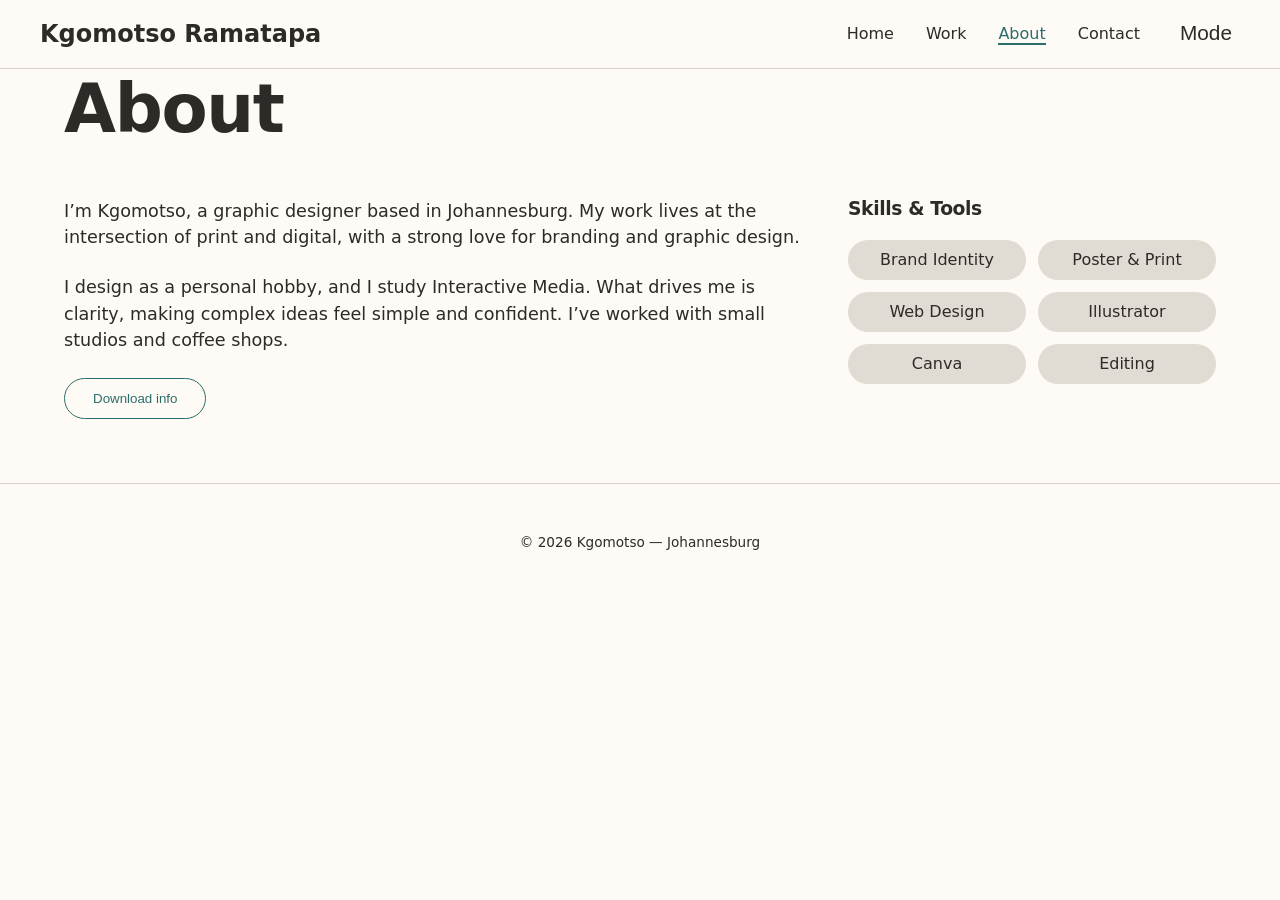
<file: about.html>
<!DOCTYPE html>
<html lang="en">
<head>
  <meta charset="UTF-8">
  <meta name="viewport" content="width=device-width, initial-scale=1.0">
  <title>About — Kgomotso</title>
  <link rel="stylesheet" href="css/global.css">
  <link rel="stylesheet" href="css/about.css">
</head>
<body>
  <main class="page-content">
    <h1>About</h1>
    <div class="about-grid">
      <div class="bio">
        <p>I’m Kgomotso, a graphic designer based in Johannesburg. My work lives at the intersection of print and digital, with a strong love for branding and graphic design.</p>
        <p>I design as a personal hobby, and I study Interactive Media. What drives me is clarity, making complex ideas feel simple and confident. I’ve worked with small studios and coffee shops.</p>
        <button id="download-btn" class="btn-outline">Download info</button>
      </div>
      <div class="skills">
        <h3>Skills & Tools</h3>
        <ul>
          <li>Brand Identity</li><li>Poster & Print</li><li>Web Design</li>
          <li>Illustrator</li><li>Canva</li><li>Editing</li>
        </ul>
      </div>
    </div>
  </main>
  <footer class="site-footer"><p>© 2026 Kgomotso — Johannesburg</p></footer>
  <script src="js/nav.js"></script>
  <script src="js/about.js"></script>
</body>
</html>
</file>
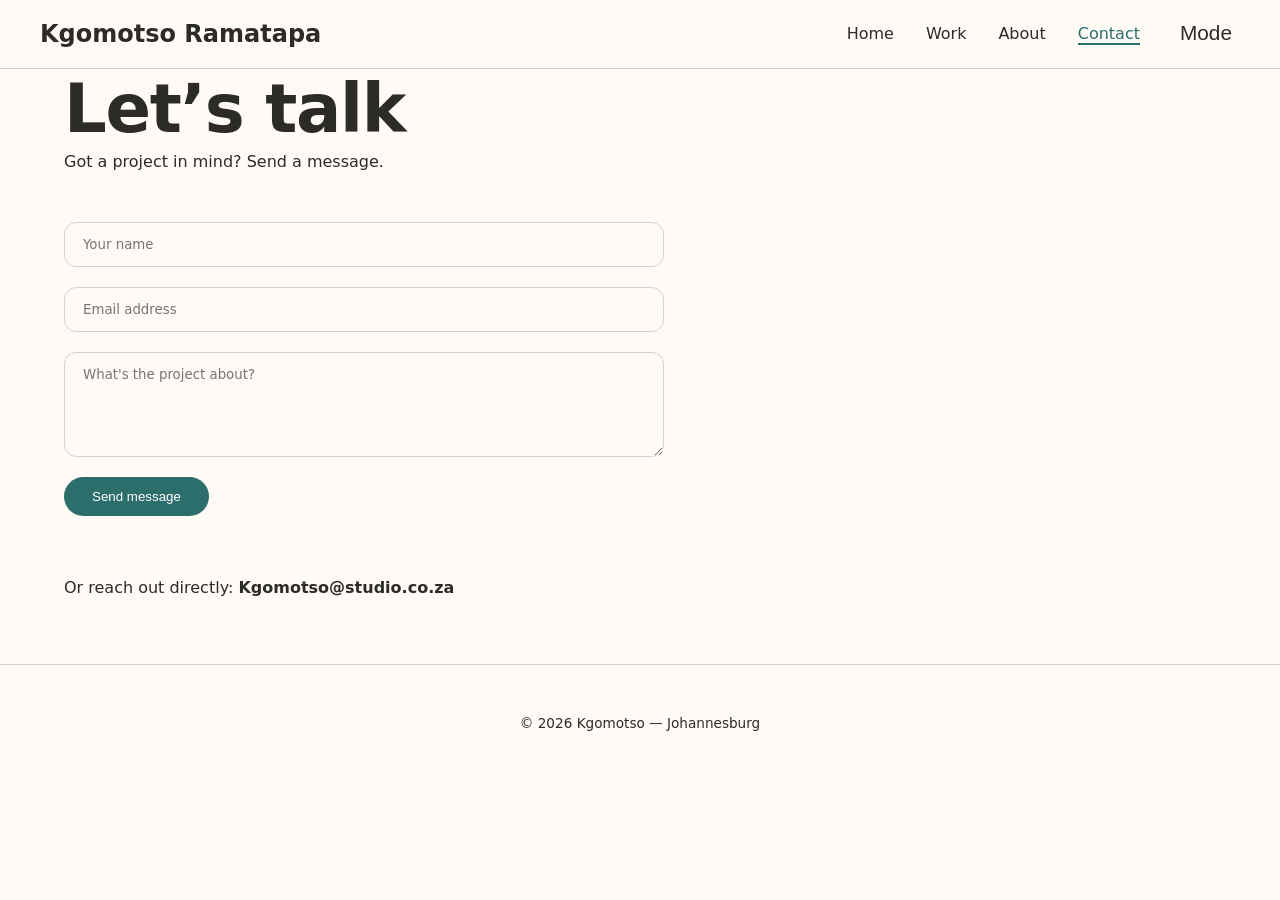
<file: contact.html>
<!DOCTYPE html>
<html lang="en">
<head>
  <meta charset="UTF-8">
  <meta name="viewport" content="width=device-width, initial-scale=1.0">
  <title>Contact — Jamie</title>
  <link rel="stylesheet" href="css/global.css">
  <link rel="stylesheet" href="css/contact.css">
</head>
<body>
  <main class="page-content">
    <h1>Let’s talk</h1>
    <p>Got a project in mind? Send a message.</p>
    <form id="contact-form">
      <input type="text" id="name" placeholder="Your name" required>
      <input type="email" id="email" placeholder="Email address" required>
      <textarea id="message" rows="5" placeholder="What's the project about?" required></textarea>
      <button type="submit" class="btn-primary">Send message</button>
      <div id="form-feedback"></div>
    </form>
    <div class="contact-extra">
      <p>Or reach out directly: <strong>Kgomotso@studio.co.za</strong></p>
    </div>
  </main>
  <footer class="site-footer"><p>© 2026 Kgomotso — Johannesburg</p></footer>
  <script src="js/nav.js"></script>
  <script src="js/contact.js"></script>
</body>
</html>
</file>
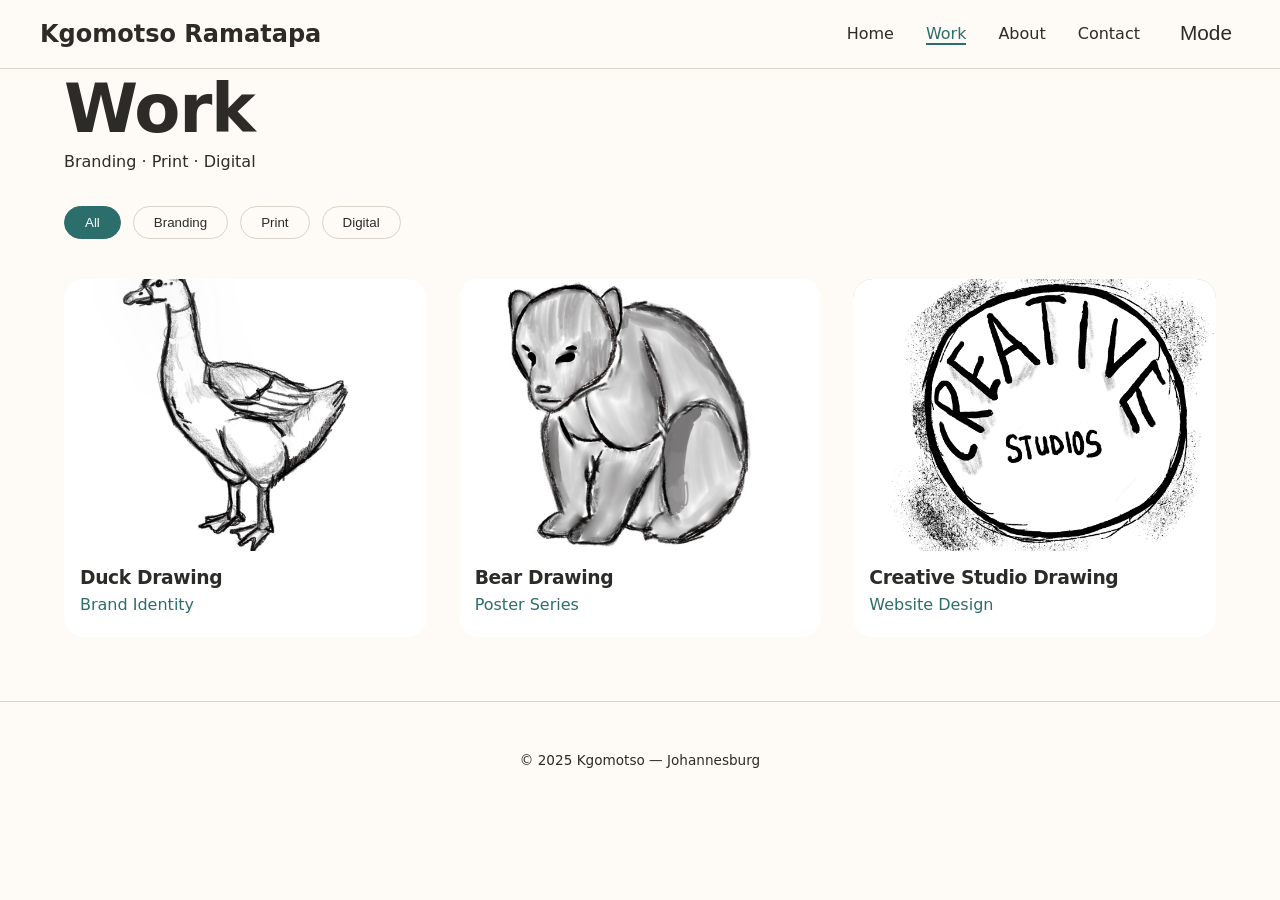
<file: work.html>
<!DOCTYPE html>
<html lang="en">
<head>
  <meta charset="UTF-8">
  <meta name="viewport" content="width=device-width, initial-scale=1.0">
  <title>Work — Kgomotso Graphic Designer</title>
  <link rel="stylesheet" href="css/global.css">
  <link rel="stylesheet" href="css/work.css">
</head>
<body>
  <main>
    <section class="page-content">
      <h1>Work</h1>
      <p class="subhead">Branding · Print · Digital</p>

      <div class="filter-bar">
        <button class="filter-btn active" data-filter="all">All</button>
        <button class="filter-btn" data-filter="branding">Branding</button>
        <button class="filter-btn" data-filter="print">Print</button>
        <button class="filter-btn" data-filter="digital">Digital</button>
      </div>

     
      <div class="projects-grid" id="work-grid"></div>

    </section>
  </main>

  
<div id="lightbox" class="lightbox">
  <span class="close-lightbox" id="lightbox-close">&times;</span>
  <div class="lightbox-content">
    <div class="lightbox-img" id="lb-image"></div>
    <p id="lb-type"></p>
    <h3 id="lb-title"></h3>
    <p id="lb-desc"></p>
    <div>
      <strong>Tools: </strong><span id="lb-tools"></span>
      &nbsp;&nbsp;
      <strong>Year: </strong><span id="lb-year"></span>
    </div>
  </div>
</div>

  <footer class="site-footer">
    <p>© 2025 Kgomotso — Johannesburg</p>
  </footer>

  <script src="js/nav.js"></script>
  <script src="js/project.js"></script>
  <script src="js/work.js"></script>
</body>
</html>
</file>
<file: css/global.css>
:root {
  --bg: #fefaf5;
  --text: #2c2b28;
  --accent: #2c6e6b;
  --accent-light: #4a8b88;
  --gray: #e0dbd3;
  --card-bg: #ffffff;
  --border: #d9d2c8;
}

.dark-mode {
  --bg: #1e1c19;
  --text: #ece8e0;
  --accent: #7ab3b0;
  --accent-light: #9dc9c6;
  --gray: #3a3732;
  --card-bg: #2b2824;
  --border: #4a453e;
}

* {
  margin: 0;
  padding: 0;
  box-sizing: border-box;
}

body {
  background: var(--bg);
  color: var(--text);
  font-family: system-ui, -apple-system, 'Segoe UI', 'Arial', sans-serif;
  line-height: 1.5;
  transition: background 0.2s, color 0.2s;
}

h1, h2, h3 {
  font-weight: 600;
  letter-spacing: -0.02em;
  line-height: 1.2;
}
h1 { font-size: clamp(2.5rem, 8vw, 4.2rem); }
h2 { font-size: 1.8rem; margin-bottom: 0.5rem; }


.page-content {
  max-width: 1200px;
  margin: 0 auto;
  padding: 0 24px;
}


.btn-primary, .btn-outline {
  display: inline-block;
  padding: 12px 28px;
  border-radius: 40px;
  text-decoration: none;
  font-weight: 500;
  transition: 0.2s;
}
.btn-primary {
  background: var(--accent);
  color: white;
  border: none;
}
.btn-primary:hover {
  background: var(--accent-light);
}
.btn-outline {
  border: 1.5px solid var(--accent);
  color: var(--accent);
  background: transparent;
}
.btn-outline:hover {
  background: var(--accent);
  color: white;
}


.projects-grid {
  display: grid;
  grid-template-columns: repeat(auto-fill, minmax(280px, 1fr));
  gap: 32px;
  margin: 40px 0;
}



.site-nav {
  background: var(--bg);
  border-bottom: 1px solid var(--border);
  padding: 16px 24px;
  position: sticky;
  top: 0;
  z-index: 100;
  backdrop-filter: blur(10px);
}  /* ← closed correctly */

.nav-container {
  max-width: 1200px;
  margin: 0 auto;
  display: flex;
  justify-content: space-between;
  align-items: center;
  flex-wrap: wrap;
}

.nav-logo {
  font-size: 1.5rem;
  font-weight: bold;
  text-decoration: none;
  color: var(--text);
}

.nav-links {
  display: flex;
  gap: 32px;
  list-style: none;
  align-items: center;
}

.nav-links a {
  text-decoration: none;
  color: var(--text);
  font-weight: 500;
}

.nav-links a.active {
  color: var(--accent);
  border-bottom: 2px solid var(--accent);
}

.mobile-menu-btn {
  display: none;
  background: none;
  border: none;
  font-size: 1.8rem;
  cursor: pointer;
  color: var(--text);
}  /* ← closed correctly */

#darkmode-toggle {
  background: none;
  border: none;
  font-size: 1.3rem;
  cursor: pointer;
  padding: 0 8px;
  color: var(--text);
}

@media (max-width: 700px) {
  .mobile-menu-btn {
    display: block;
  }
  .nav-links {
    display: none;
    width: 100%;
    flex-direction: column;
    gap: 16px;
    margin-top: 20px;
    padding-bottom: 12px;
  }
  .nav-links.show {
    display: flex;
  }
}

.site-footer {
  text-align: center;
  padding: 48px 24px 32px;
  border-top: 1px solid var(--border);
  margin-top: 64px;
  font-size: 0.85rem;
}

.reveal {
  opacity: 0;
  transform: translateY(30px);
  transition: 0.7s ease;
}
.reveal.active {
  opacity: 1;
  transform: translateY(0);
}
</file>
<file: css/about.css>
.about-grid {
  display: grid;
  grid-template-columns: 2fr 1fr;
  gap: 48px;
  margin: 48px 0;
}
.bio p {
  margin-bottom: 24px;
  font-size: 1.1rem;
}
.skills ul {
  display: grid;
  grid-template-columns: repeat(2, 1fr);
  gap: 12px;
  margin-top: 20px;
  list-style: none;
}
.skills li {
  background: var(--gray);
  padding: 8px 12px;
  border-radius: 40px;
  text-align: center;
}
@media (max-width: 700px) {
  .about-grid {
    grid-template-columns: 1fr;
  }
}
</file>
<file: css/contact.css>
form {
  max-width: 600px;
  margin: 48px 0 24px;
  display: flex;
  flex-direction: column;
  gap: 20px;
}
input, textarea {
  padding: 14px 18px;
  border: 1px solid var(--border);
  border-radius: 12px;
  background: var(--bg);
  color: var(--text);
  font-family: inherit;
}
button[type="submit"] {
  width: fit-content;
  border: none;
  cursor: pointer;
}
#form-feedback {
  margin-top: 8px;
  font-weight: 500;
}
.contact-extra {
  margin-top: 32px;
}
</file>
<file: css/work.css>
.filter-bar {
  display: flex;
  gap: 12px;
  flex-wrap: wrap;
  margin: 32px 0 24px;
}
.filter-btn {
  background: transparent;
  border: 1px solid var(--border);
  padding: 8px 20px;
  border-radius: 40px;
  cursor: pointer;
  font-weight: 500;
  color: var(--text);
}
.filter-btn.active, .filter-btn:hover {
  background: var(--accent);
  border-color: var(--accent);
  color: white;
}
.project-card {
  background: var(--card-bg);
  border-radius: 20px;
  overflow: hidden;
  cursor: pointer;
  transition: transform 0.2s;
}
.project-card:hover {
  transform: translateY(-5px);
}
.project-img {
  width: 100%;
  aspect-ratio: 4/3;
  background: var(--gray);
  display: flex;
  align-items: center;
  justify-content: center;
  font-weight: 500;
}
.project-card h3 {
  margin: 16px 16px 4px;
}
.project-card p {
  margin: 0 16px 20px;
  color: var(--accent);
}

.lightbox {
  display: none;
  position: fixed;
  top: 0;
  left: 0;
  width: 100%;
  height: 100%;
  background: rgba(0,0,0,0.85);
  z-index: 1000;
  justify-content: center;
  align-items: center;
}
.lightbox-content {
  background: var(--bg);
  max-width: 500px;
  width: 90%;
  padding: 24px;
  border-radius: 24px;
  text-align: center;
}
.close-lightbox {
  position: absolute;
  top: 20px;
  right: 30px;
  font-size: 40px;
  color: white;
  cursor: pointer;
}
.lightbox-img {
  height: 200px;
  background: var(--accent-light);
  border-radius: 16px;
  margin-bottom: 16px;
}
</file>
